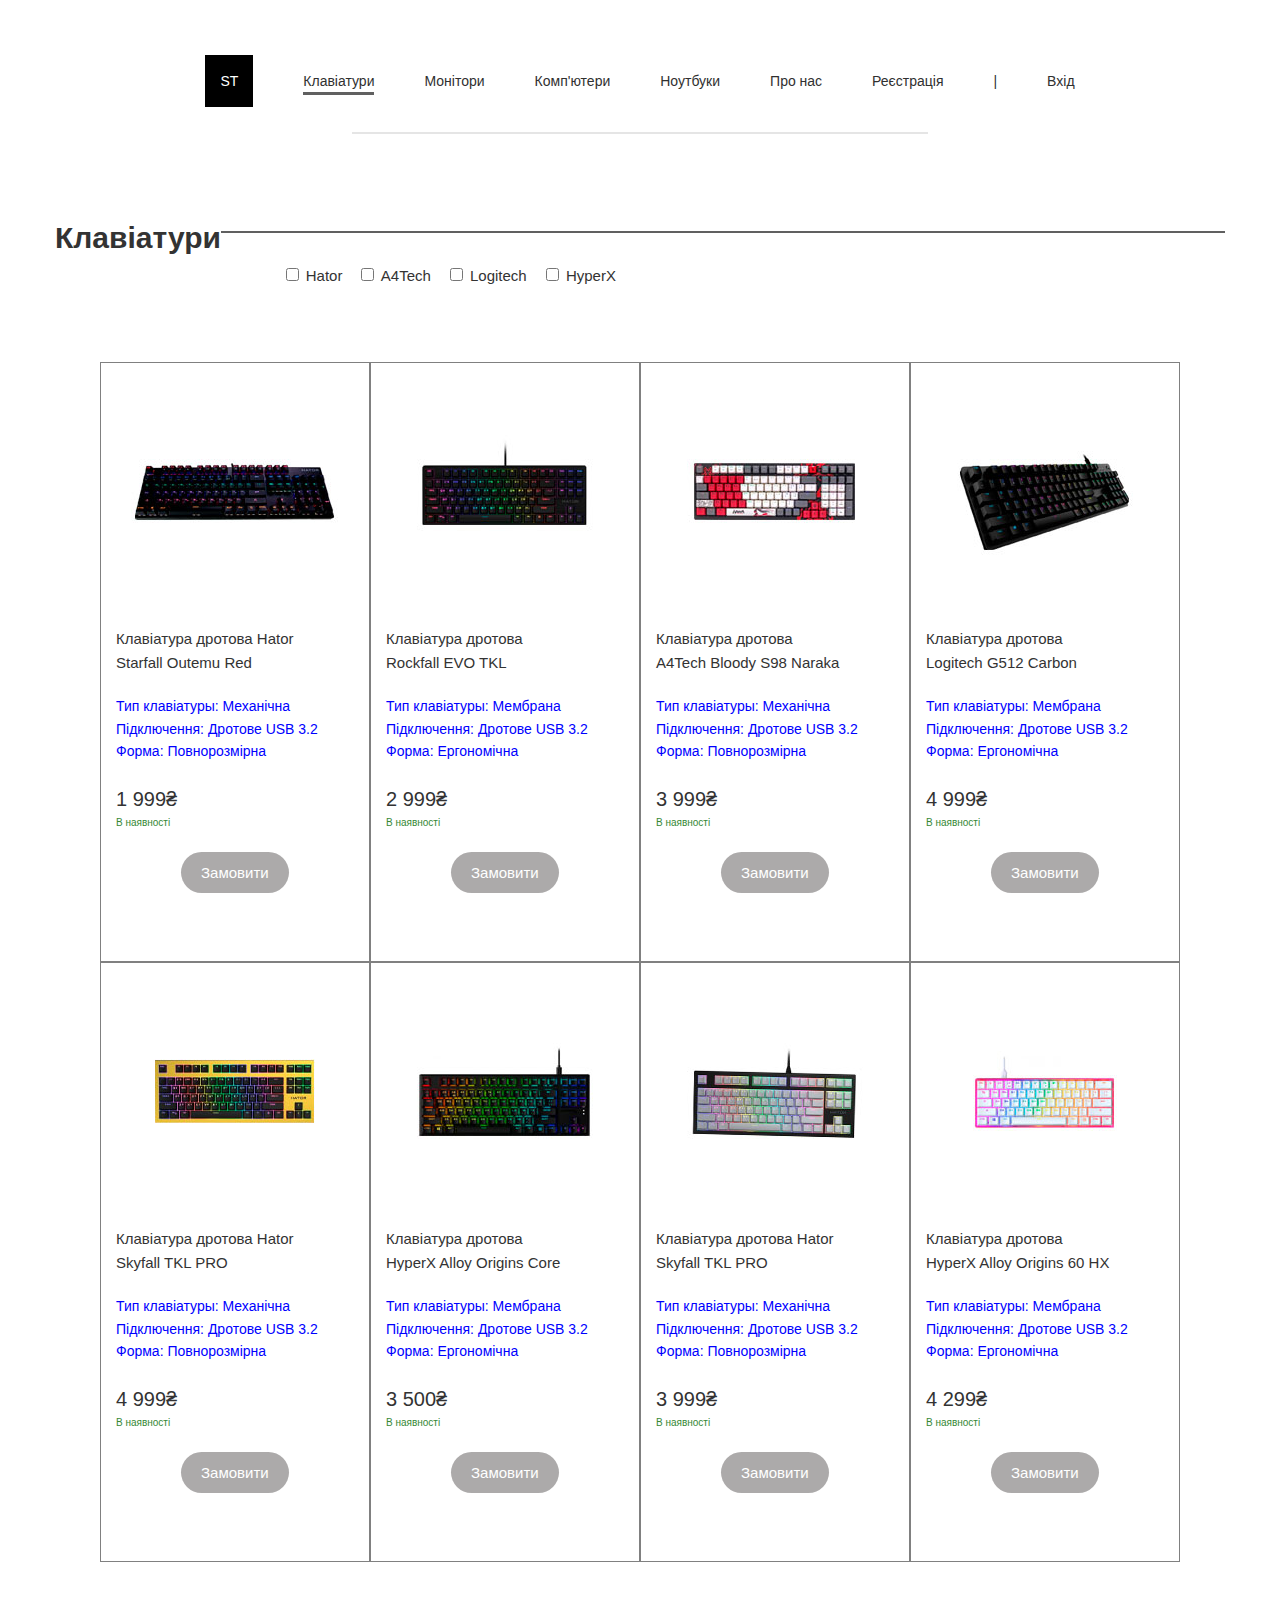
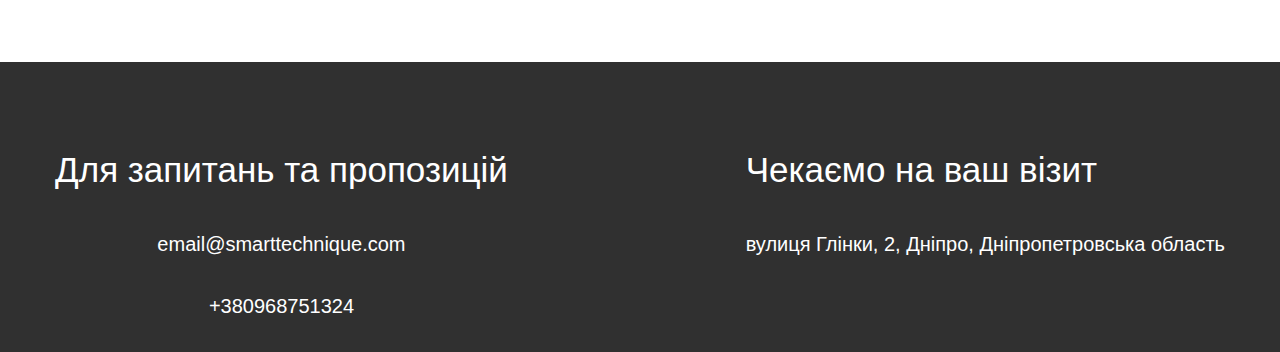
<file: keyboards.html>
<!DOCTYPE html>
<html lang="en">
<head>
    <meta charset="UTF-8">
    <link rel="stylesheet" href="keyboadrds.css">
    <link rel="shortcut icon" type="image/png" href="images/favicon/st.png">
    <meta http-equiv="X-UA-Compatible" content="IE=edge">
    <meta name="viewport" content="width=device-width, initial-scale=1.0">
    <title>Smart Technique</title>
</head>
<body>
    <header class="header">
        <div class="container">
            <div class="header__inner">
                <a id="logo" class="header__logo" href="index.html">ST</a>
                <nav class="nav">
                    <a class="nav__link active" href="">Клавіатури</a>
                    <a class="nav__link" href="monitors.html">Монітори</a>
                    <a class="nav__link" href="pc.html">Комп'ютери</a>
                    <a class="nav__link" href="laptop.html">Ноутбуки</a>
                    <a class="nav__link" href="about.html">Про нас</a>
                    <a class="nav__link" href="reg.html">Реєстрація</a>
                    <div style="margin-left: 50px;">|</div>
                    <a class="nav__link" href="enter.html">Вхід</a>
                </nav>
            </div>
        </div>
     </header>
     <section class="title">
        <div class="container">
            <div class="title__content">
                <div class="title__text"><h1>Клавіатури</h1></div>
                <div class="title__line"></div>
            </div>
        </div>
     </section>
     <section class="product">
        <div class="container">
            <div id="keyboardContainer" class="product__inner">
                <div class="product__item">
                    <img class="product__photo" src="images/keyboards/1.jpg" alt="keyboards">
                    <img class="photo__hover" src="images/keyboards/1.1.jpg" alt="keyboards"> 
                    <div class="product__title">Клавіатура дротова Hator Starfall Outemu Red</div>
                    <div class="product__features">
                        Тип клавіатуры: Механічна
                        Підключення: Дротове USB 3.2
                        <div>Форма: Повнорозмірна</div>
                    </div>  
                    <div class="product__price">1 999₴</div>                    
                    <div class="product__subtitle">В наявності</div>
                    <a class="product__btn" href="order.html">Замовити</a> 
                </div>
                <div class="product__item">
                    <img class="product__photo" src="images/keyboards/2.jpg" alt="keyboards">
                    <img class="photo__hover" src="images/keyboards/2.2.jpg" alt="keyboards"> 
                    <div class="product__title">Клавіатура дротова Rockfall EVO TKL</div>
                    <div class="product__features">
                        Тип клавіатуры: Мембрана
                        Підключення: Дротове USB 3.2
                        <div>Форма: Ергономічна</div>
                    </div>  
                    <div class="product__price">2 999₴</div>                    
                    <div class="product__subtitle">В наявності</div>
                    <a class="product__btn" href="order.html">Замовити</a>            
                </div>
                <div class="product__item">
                    <img class="product__photo" src="images/keyboards/3.jpg" alt="keyboards">
                    <img class="photo__hover" src="images/keyboards/3.3.jpg" alt="keyboards">
                    <div class="product__title">Клавіатура дротова A4Tech Bloody S98 Naraka</div>
                    <div class="product__features">
                        Тип клавіатуры: Механічна
                        Підключення: Дротове USB 3.2
                        <div>Форма: Повнорозмірна</div>
                    </div>  
                    <div class="product__price">3 999₴</div>                    
                    <div class="product__subtitle">В наявності</div>
                    <a class="product__btn" href="order.html">Замовити</a>                    
                </div>
                <div class="product__item">
                    <img class="product__photo" src="images/keyboards/4.jpg" alt="keyboards">
                    <img class="photo__hover" src="images/keyboards/4.4.jpg" alt="keyboards">
                    <div class="product__title">Клавіатура дротова Logitech G512 Carbon</div>
                    <div class="product__features">
                        Тип клавіатуры: Мембрана
                        Підключення: Дротове USB 3.2
                        <div>Форма: Ергономічна</div>
                    </div>    
                    <div class="product__price">4 999₴</div>                    
                    <div class="product__subtitle">В наявності</div>
                    <a class="product__btn" href="order.html">Замовити</a>                     
                </div>
                <div class="product__item">
                    <img class="product__photo" src="images/keyboards/5.jpg" alt="keyboards">
                    <img class="photo__hover" src="images/keyboards/5.5.jpg" alt="keyboards"> 
                    <div class="product__title">Клавіатура дротова Hator Skyfall TKL PRO</div>
                    <div class="product__features">
                        Тип клавіатуры: Механічна
                        Підключення: Дротове USB 3.2
                        <div>Форма: Повнорозмірна</div>
                    </div>    
                    <div class="product__price">4 999₴</div>                    
                    <div class="product__subtitle">В наявності</div>
                    <a class="product__btn" href="order.html">Замовити</a>                 
                </div>
                <div class="product__item">
                    <img class="product__photo" src="images/keyboards/6.jpg" alt="keyboards">
                    <img class="photo__hover" src="images/keyboards/6.6.jpg" alt="keyboards"> 
                    <div class="product__title">Клавіатура дротова HyperX Alloy Origins Core</div>
                    <div class="product__features">
                        Тип клавіатуры: Мембрана
                        Підключення: Дротове USB 3.2
                        <div>Форма: Ергономічна</div>
                    </div>    
                    <div class="product__price">3 500₴</div>                    
                    <div class="product__subtitle">В наявності</div>
                    <a class="product__btn" href="order.html">Замовити</a>                   
                </div>
                <div class="product__item">
                    <img class="product__photo" src="images/keyboards/7.jpg" alt="keyboards">
                    <img class="photo__hover" src="images/keyboards/7.7.jpg" alt="keyboards">
                    <div class="product__title">Клавіатура дротова Hator Skyfall TKL PRO</div>
                    <div class="product__features">
                        Тип клавіатуры: Механічна
                        Підключення: Дротове USB 3.2
                        <div>Форма: Повнорозмірна</div>
                    </div>    
                    <div class="product__price">3 999₴</div>                    
                    <div class="product__subtitle">В наявності</div>
                    <a class="product__btn" href="order.html">Замовити</a>               
                </div>
                <div class="product__item">
                    <img class="product__photo" src="images/keyboards/8.jpg" alt="keyboards">
                    <img class="photo__hover" src="images/keyboards/8.8.jpg" alt="keyboards">
                    <div class="product__title">Клавіатура дротова HyperX Alloy Origins 60 HX</div>
                    <div class="product__features">
                        Тип клавіатуры: Мембрана
                        Підключення: Дротове USB 3.2
                        <div>Форма: Ергономічна</div>
                    </div>    
                    <div class="product__price">4 299₴</div>                    
                    <div class="product__subtitle">В наявності</div>
                    <a class="product__btn" href="order.html">Замовити</a>                 
                </div>
            </div>
        </div>
        <div class="choise">
            <label>
                <input type="checkbox" name="brandCheckbox" value="Hator" onchange="handleCheckboxChange()"> Hator
            </label>
            <label>
                <input type="checkbox" name="brandCheckbox" value="A4Tech" onchange="handleCheckboxChange()"> A4Tech
            </label>
            <label>
                <input type="checkbox" name="brandCheckbox" value="Logitech" onchange="handleCheckboxChange()"> Logitech
            </label>
            <label>
                <input type="checkbox" name="brandCheckbox" value="HyperX" onchange="handleCheckboxChange()"> HyperX
            </label>
        </div>
     </section>
     <footer class="footer">
        <div class="container">
            <div class="footer__inner">
                <div class="footer__contenr">
                    <div class="footer__title">Для запитань та пропозицій</div>
                    <div class="footer__info">email@smarttechnique.com</div>
                    <div class="footer__info">+380968751324</div>
                </div>
                <div class="footer__contenr">
                    <div class="footer__title">Чекаємо на ваш візит</div>
                    <div class="footer__info">вулиця Глінки, 2, Дніпро, Дніпропетровська область</div>
                </div>
            </div>
        </div>
    </footer>
    <script src="keyboard.js"></script>
</body>
</html>
</file>
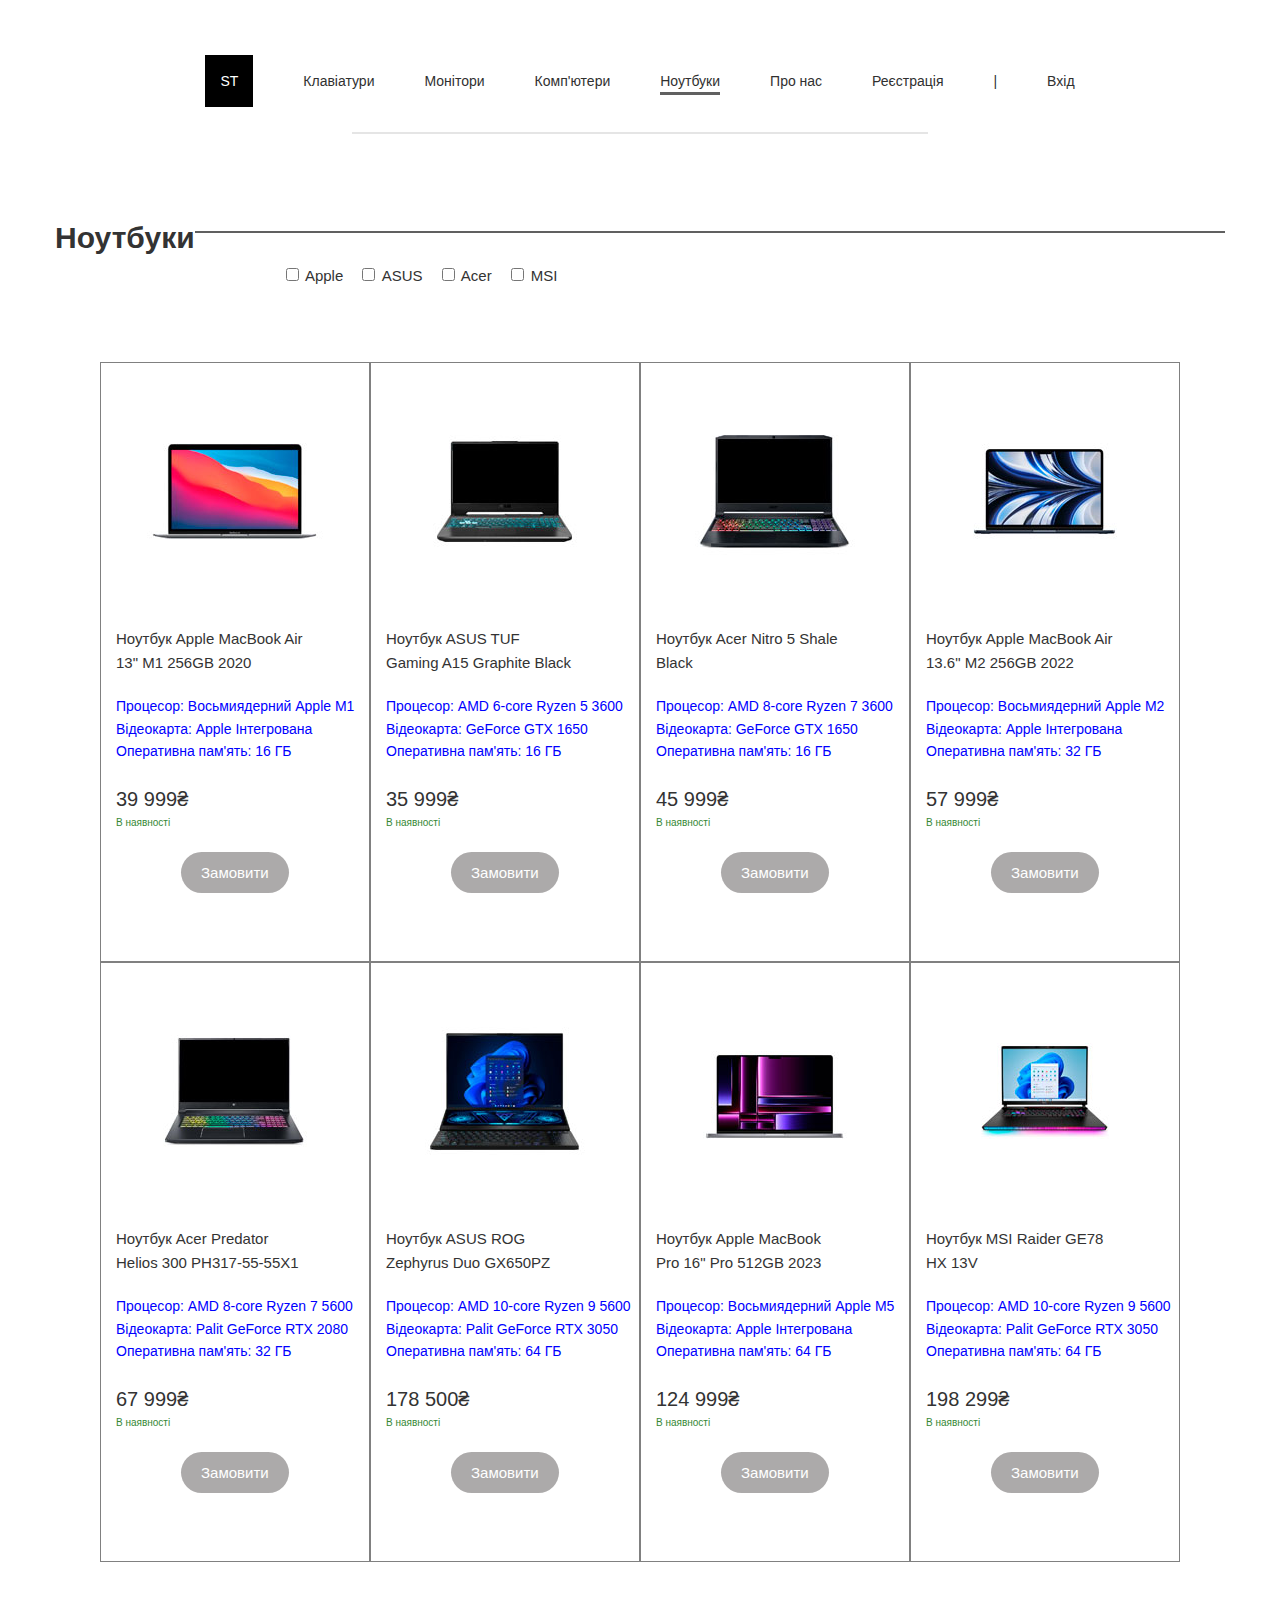
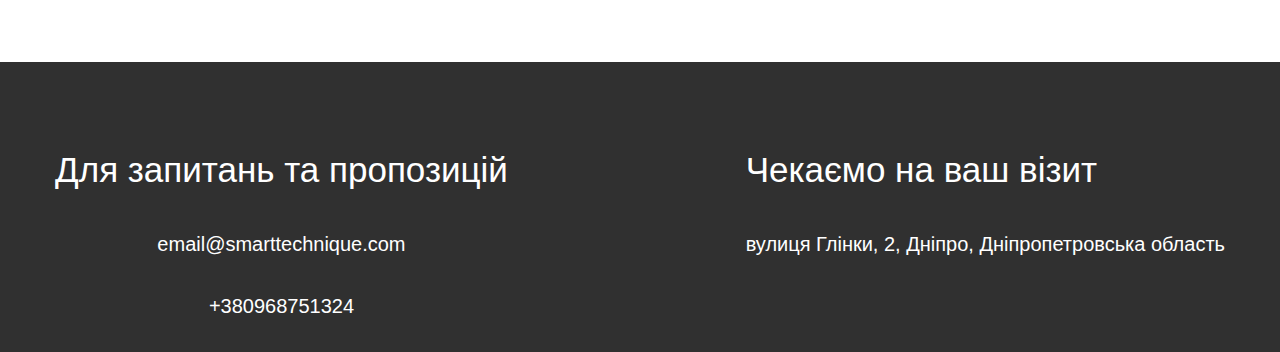
<file: laptop.html>
<!DOCTYPE html>
<html lang="en">
<head>
    <meta charset="UTF-8">
    <link rel="stylesheet" href="keyboadrds.css">
    <link rel="shortcut icon" type="image/png" href="images/favicon/st.png">
    <meta http-equiv="X-UA-Compatible" content="IE=edge">
    <meta name="viewport" content="width=device-width, initial-scale=1.0">
    <title>Smart Technique</title>
</head>
<body>
    <header class="header">
        <div class="container">
            <div class="header__inner">
                <a class="header__logo" href="index.html">ST</a>
                <nav class="nav">
                    <a class="nav__link" href="keyboards.html">Клавіатури</a>
                    <a class="nav__link" href="monitors.html">Монітори</a>
                    <a class="nav__link" href="pc.html">Комп'ютери</a>
                    <a class="nav__link active" href="laptop.html">Ноутбуки</a>
                    <a class="nav__link" href="about.html">Про нас</a>
                    <a class="nav__link" href="reg.html">Реєстрація</a>
                    <div style="margin-left: 50px;">|</div>
                    <a class="nav__link" href="enter.html">Вхід</a>
                </nav>
            </div>
        </div>
     </header>
     <section class="title">
        <div class="container">
            <div class="title__content">
                <div class="title__text"><h1>Ноутбуки</h1></div>
                <div class="title__line"></div>
            </div>
        </div>
     </section>
     <section class="product">
        <div class="container">
            <div id="laptopContainer" class="product__inner">
                <div class="product__item">
                    <img class="product__photo" src="images/laptops/1.jpg" alt="laptop">
                    <img class="photo__hover" src="images/laptops/1.1.jpg" alt="laptop"> 
                    <div class="product__title">Ноутбук Apple MacBook Air 13" M1 256GB 2020</div>
                    <div class="product__features">
                        Процесор: Восьмиядерний Apple M1
                        Відеокарта:  Apple Інтегрована
                        <div>Оперативна пам'ять: 16 ГБ</div>
                    </div>
                    <div class="product__price">39 999₴</div>                    
                    <div class="product__subtitle">В наявності</div>
                    <a class="product__btn" href="order.html">Замовити</a>              
                </div>
                <div class="product__item">
                    <img class="product__photo" src="images/laptops/2.jpg" alt="laptop">
                    <img class="photo__hover" src="images/laptops/2.2.jpg" alt="laptop"> 
                    <div class="product__title">Ноутбук ASUS TUF Gaming A15 Graphite Black</div>
                    <div class="product__features">
                        Процесор: AMD 6-core Ryzen 5 3600 
                        Відеокарта: GeForce GTX 1650
                        <div>Оперативна пам'ять: 16 ГБ</div>
                    </div>
                    <div class="product__price">35 999₴</div>                    
                    <div class="product__subtitle">В наявності</div>
                    <a class="product__btn" href="order.html">Замовити</a>                  
                </div>
                <div class="product__item">
                    <img class="product__photo" src="images/laptops/3.jpg" alt="laptop">
                    <img class="photo__hover" src="images/laptops/3.3.jpg" alt="laptop">
                    <div class="product__title">Ноутбук Acer Nitro 5  Shale Black</div>
                    <div class="product__features">
                        Процесор: AMD 8-core Ryzen 7 3600 
                        Відеокарта: GeForce GTX 1650
                        <div>Оперативна пам'ять: 16 ГБ</div>
                    </div>
                    <div class="product__price">45 999₴</div>                    
                    <div class="product__subtitle">В наявності</div>
                    <a class="product__btn" href="order.html">Замовити</a>                  
                </div>
                <div class="product__item">
                    <img class="product__photo" src="images/laptops/4.jpg" alt="laptop">
                    <img class="photo__hover" src="images/laptops/4,4.jpg" alt="laptop">
                    <div class="product__title">Ноутбук Apple MacBook Air 13.6" M2 256GB 2022</div>
                    <div class="product__features">
                        Процесор: Восьмиядерний Apple M2
                        Відеокарта:  Apple Інтегрована
                        <div>Оперативна пам'ять: 32 ГБ</div>
                    </div>
                    <div class="product__price">57 999₴</div>                    
                    <div class="product__subtitle">В наявності</div>
                    <a class="product__btn" href="order.html">Замовити</a>                  
                </div>
                <div class="product__item">
                    <img class="product__photo" src="images/laptops/5.jpg" alt="laptop">
                    <img class="photo__hover" src="images/laptops/5.5.jpg" alt="laptop"> 
                    <div class="product__title">Ноутбук Acer Predator Helios 300 PH317-55-55X1</div>
                    <div class="product__features">
                        Процесор: AMD 8-core Ryzen 7 5600 
                        Відеокарта:  Palit GeForce RTX 2080
                        <div>Оперативна пам'ять: 32 ГБ</div>
                    </div>
                    <div class="product__price">67 999₴</div>                    
                    <div class="product__subtitle">В наявності</div>
                    <a class="product__btn" href="order.html">Замовити</a>                  
                </div>
                <div class="product__item">
                    <img class="product__photo" src="images/laptops/6.jpg" alt="laptop">
                    <img class="photo__hover" src="images/laptops/6.6.jpg" alt="laptop"> 
                    <div class="product__title">Ноутбук ASUS ROG Zephyrus Duo GX650PZ</div>
                    <div class="product__features">
                        Процесор: AMD 10-core Ryzen 9 5600
                        Відеокарта:  Palit GeForce RTX 3050
                        <div>Оперативна пам'ять: 64 ГБ</div>
                    </div>
                    <div class="product__price">178 500₴</div>                    
                    <div class="product__subtitle">В наявності</div>
                    <a class="product__btn" href="order.html">Замовити</a>             
                </div>
                <div class="product__item">
                    <img class="product__photo" src="images/laptops/7.jpg" alt="laptop">
                    <img class="photo__hover" src="images/laptops/7.7.jpg" alt="laptop">
                    <div class="product__title">Ноутбук Apple MacBook Pro 16" Pro 512GB 2023</div>
                    <div class="product__features">
                        Процесор: Восьмиядерний Apple M5
                        Відеокарта:  Apple Інтегрована
                        <div>Оперативна пам'ять: 64 ГБ</div>
                    </div>
                    <div class="product__price">124 999₴</div>                    
                    <div class="product__subtitle">В наявності</div>
                    <a class="product__btn" href="order.html">Замовити</a>                 
                </div>
                <div class="product__item">
                    <img class="product__photo" src="images/laptops/8.jpg" alt="laptop">
                    <img class="photo__hover" src="images/laptops/8.8.jpg" alt="laptop">
                    <div class="product__title">Ноутбук MSI Raider GE78 HX 13V</div>
                    <div class="product__features">
                        Процесор: AMD 10-core Ryzen 9 5600
                        Відеокарта:  Palit GeForce RTX 3050
                        <div>Оперативна пам'ять: 64 ГБ</div>
                    </div>
                    <div class="product__price">198 299₴</div>                    
                    <div class="product__subtitle">В наявності</div>
                    <a class="product__btn" href="order.html">Замовити</a>                 
                </div>
            </div>
        </div>
        <div class="choise">
            <label>
                <input type="checkbox" name="brandCheckbox" value="Apple" onchange="handleCheckboxChange()"> Apple
            </label>
            <label>
                <input type="checkbox" name="brandCheckbox" value="ASUS" onchange="handleCheckboxChange()"> ASUS
            </label>
            <label>
                <input type="checkbox" name="brandCheckbox" value="Acer" onchange="handleCheckboxChange()"> Acer
            </label>
            <label>
                <input type="checkbox" name="brandCheckbox" value="MSI" onchange="handleCheckboxChange()"> MSI
            </label>
        </div>
     </section>
     <footer class="footer">
        <div class="container">
            <div class="footer__inner">
                <div class="footer__contenr">
                    <div class="footer__title">Для запитань та пропозицій</div>
                    <div class="footer__info">email@smarttechnique.com</div>
                    <div class="footer__info">+380968751324</div>
                </div>
                <div class="footer__contenr">
                    <div class="footer__title">Чекаємо на ваш візит</div>
                    <div class="footer__info">вулиця Глінки, 2, Дніпро, Дніпропетровська область</div>
                </div>
            </div>
        </div>
    </footer>
    <script src="laptop.js"></script>
</body>
</html>
</file>
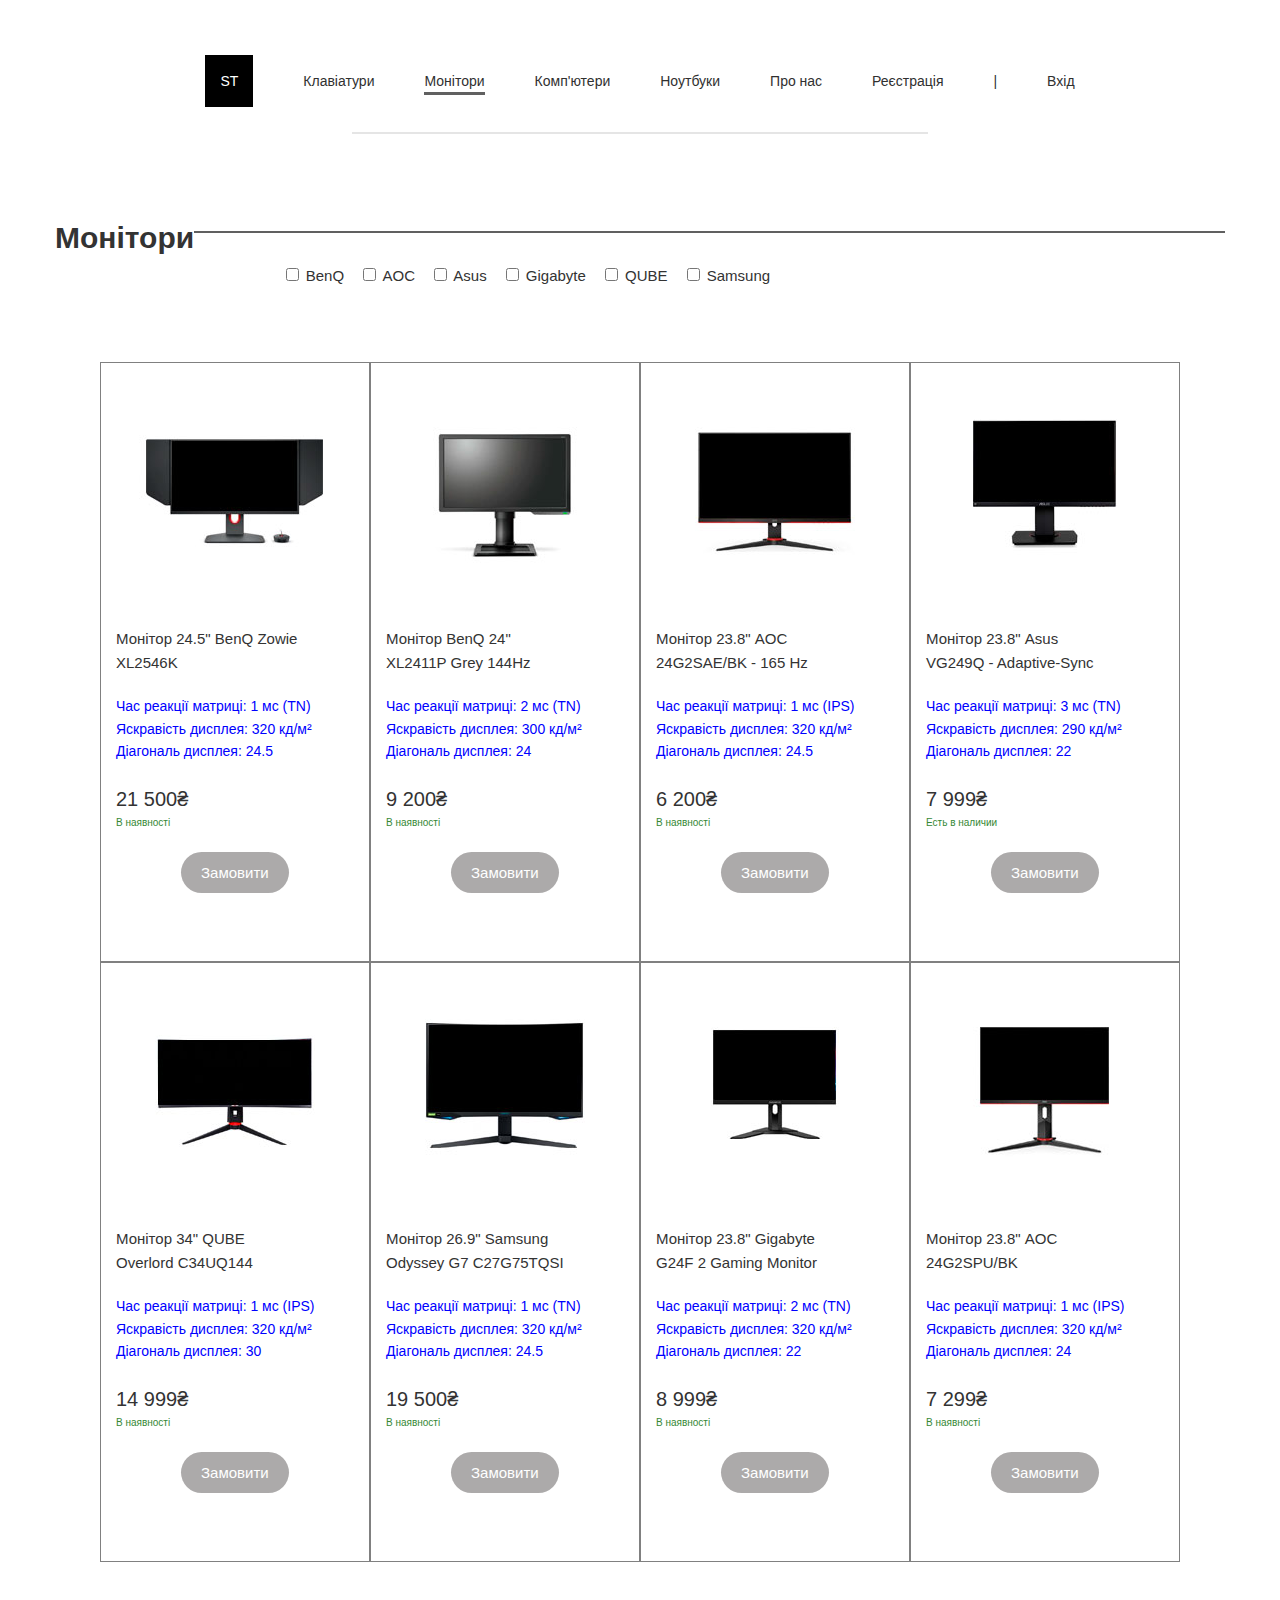
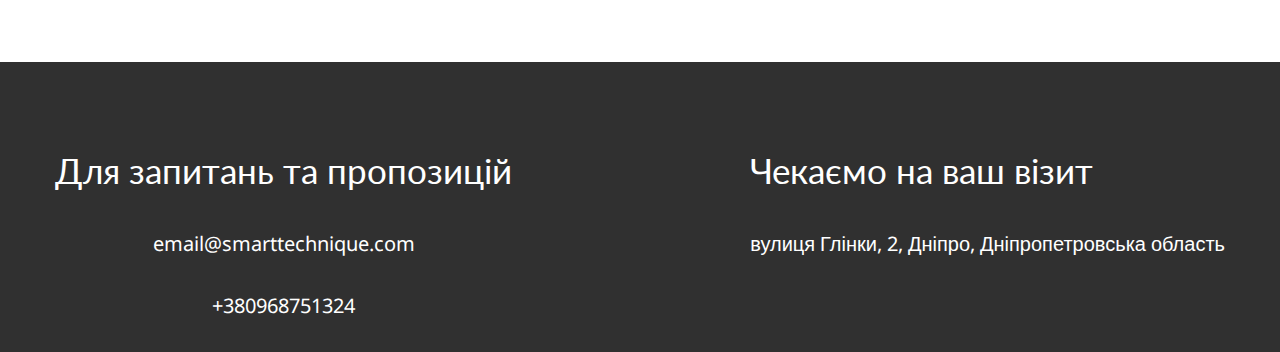
<file: monitors.html>
<!DOCTYPE html>
<html lang="en">
<head>
    <meta charset="UTF-8">
    <link rel="stylesheet" href="keyboadrds.css">
    <link href="https://fonts.googleapis.com/css2?family=Lato&family=Noto+Sans+Georgian:wght@300&display=swap" 
        rel="stylesheet">
    <link rel="shortcut icon" type="image/png" href="images/favicon/st.png">
    <meta http-equiv="X-UA-Compatible" content="IE=edge">
    <meta name="viewport" content="width=device-width, initial-scale=1.0">
    <title>Smart Technique</title>
</head>
<body>
    <header class="header">
        <div class="container">
            <div class="header__inner">
                <a class="header__logo" href="index.html">ST</a>
                <nav class="nav">
                    <a class="nav__link" href="keyboards.html">Клавіатури</a>
                    <a class="nav__link active" href="monitors.html">Монітори</a>
                    <a class="nav__link" href="pc.html">Комп'ютери</a>
                    <a class="nav__link" href="laptop.html">Ноутбуки</a>
                    <a class="nav__link" href="about.html">Про нас</a>
                    <a class="nav__link" href="reg.html">Реєстрація</a>
                    <div style="margin-left: 50px;">|</div>
                    <a class="nav__link" href="enter.html">Вхід</a>
                </nav>
            </div>
        </div>
     </header>
     <section class="title">
        <div class="container">
            <div class="title__content">
                <div class="title__text"><h1>Монітори</h1></div>
                <div class="title__line"></div>
            </div>
        </div>
     </section>
     <section class="product">
        <div class="container">
            <div id="monitorContainer" class="product__inner">
                <div class="product__item">
                    <img class="product__photo" src="images/monitors/1.jpg" alt="monitors">
                    <img class="photo__hover" src="images/monitors/1.1.jpg" alt="monitors"> 
                    <div class="product__title">Монітор 24.5" BenQ Zowie XL2546K</div>
                    <div class="product__features">
                        Час реакції матриці: 1 мс (TN)
                        Яскравість дисплея: 320 кд/м²
                        <div>Діагональ дисплея: 24.5</div>
                    </div>
                    <div class="product__price">21 500₴</div>                    
                    <div class="product__subtitle">В наявності</div>
                    <a class="product__btn" href="order.html">Замовити</a>               
                </div>
                <div class="product__item">
                    <img class="product__photo" src="images/monitors/2.jpg" alt="monitors">
                    <img class="photo__hover" src="images/monitors/2.2.jpg" alt="monitors"> 
                    <div class="product__title">Монітор BenQ 24" XL2411P Grey 144Hz</div>
                    <div class="product__features">
                        Час реакції матриці: 2 мс (TN)
                        Яскравість дисплея: 300 кд/м²
                        <div>Діагональ дисплея: 24</div>
                    </div>
                    <div class="product__price">9 200₴</div>                    
                    <div class="product__subtitle">В наявності</div>
                    <a class="product__btn" href="order.html">Замовити</a>
                </div>
                <div class="product__item">
                    <img class="product__photo" src="images/monitors/3.jpg" alt="monitors">
                    <img class="photo__hover" src="images/monitors/3.3.jpg" alt="monitors">
                    <div class="product__title">Монітор 23.8" AOC 24G2SAE/BK - 165 Hz </div>
                    <div class="product__features">
                        Час реакції матриці: 1 мс (IPS)
                        Яскравість дисплея: 320 кд/м²
                        <div>Діагональ дисплея: 24.5</div>
                    </div>
                    <div class="product__price">6 200₴</div>                    
                    <div class="product__subtitle">В наявності</div>
                    <a class="product__btn" href="order.html">Замовити</a>
                </div>
                <div class="product__item">
                    <img class="product__photo" src="images/monitors/4.jpg" alt="monitors">
                    <img class="photo__hover" src="images/monitors/4.4.jpg" alt="monitors">
                    <div class="product__title">Монітор 23.8" Asus VG249Q - Adaptive-Sync</div>
                    <div class="product__features">
                        Час реакції матриці: 3 мс (TN)
                        Яскравість дисплея: 290 кд/м²
                        <div>Діагональ дисплея: 22</div>
                    </div>
                    <div class="product__price">7 999₴</div>                    
                    <div class="product__subtitle">Есть в наличии</div>
                    <a class="product__btn" href="order.html">Замовити</a>        
                </div>
                <div class="product__item">
                    <img class="product__photo" src="images/monitors/5.jpg" alt="monitors">
                    <img class="photo__hover" src="images/monitors/5.5.jpg" alt="monitors"> 
                    <div class="product__title">Монітор 34" QUBE Overlord C34UQ144</div>
                    <div class="product__features">
                        Час реакції матриці: 1 мс (IPS)
                        Яскравість дисплея: 320 кд/м²
                        <div>Діагональ дисплея: 30</div>
                    </div>
                    <div class="product__price">14 999₴</div>                    
                    <div class="product__subtitle">В наявності</div>
                    <a class="product__btn" href="order.html">Замовити</a>         
                </div>
                <div class="product__item">
                    <img class="product__photo" src="images/monitors/6.jpg" alt="monitors">
                    <img class="photo__hover" src="images/monitors/6.6.jpg" alt="monitors"> 
                    <div class="product__title">Монітор 26.9" Samsung Odyssey G7 C27G75TQSI </div>
                    <div class="product__features">
                        Час реакції матриці: 1 мс (TN)
                        Яскравість дисплея: 320 кд/м²
                        <div>Діагональ дисплея: 24.5</div>
                    </div>
                    <div class="product__price">19 500₴</div>                    
                    <div class="product__subtitle">В наявності</div>
                    <a class="product__btn" href="order.html">Замовити</a>           
                </div>
                <div class="product__item">
                    <img class="product__photo" src="images/monitors/7.jpg" alt="monitors">
                    <img class="photo__hover" src="images/monitors/7.7.jpg" alt="monitors">
                    <div class="product__title">Монітор 23.8" Gigabyte G24F 2 Gaming Monitor</div>
                    <div class="product__features">
                        Час реакції матриці: 2 мс (TN)
                        Яскравість дисплея: 320 кд/м²
                        <div>Діагональ дисплея: 22</div>
                    </div>
                    <div class="product__price">8 999₴</div>                    
                    <div class="product__subtitle">В наявності</div>
                    <a class="product__btn" href="order.html">Замовити</a>
                </div>
                <div class="product__item">
                    <img class="product__photo" src="images/monitors/8.jpg" alt="monitors">
                    <img class="photo__hover" src="images/monitors/8.8.jpg" alt="monitors">
                    <div class="product__title">Монітор 23.8" AOC 24G2SPU/BK</div>
                    <div class="product__features">
                        Час реакції матриці: 1 мс (IPS)
                        Яскравість дисплея: 320 кд/м²
                        <div>Діагональ дисплея: 24</div>
                    </div>
                    <div class="product__price">7 299₴</div>                    
                    <div class="product__subtitle">В наявності</div>
                    <a class="product__btn" href="order.html">Замовити</a>           
                </div>
            </div>
        </div>
        <div class="choise">
            <label>
                <input type="checkbox" name="brandCheckbox" value="BenQ" onchange="handleCheckboxChange()"> BenQ
            </label>
            <label>
                <input type="checkbox" name="brandCheckbox" value="AOC" onchange="handleCheckboxChange()"> AOC
            </label>
            <label>
                <input type="checkbox" name="brandCheckbox" value="Asus" onchange="handleCheckboxChange()"> Asus
            </label>
            <label>
                <input type="checkbox" name="brandCheckbox" value="Gigabyte" onchange="handleCheckboxChange()"> Gigabyte
            </label>
            <label>
                <input type="checkbox" name="brandCheckbox" value="QUBE" onchange="handleCheckboxChange()"> QUBE
            </label>
            <label>
                <input type="checkbox" name="brandCheckbox" value="Samsung" onchange="handleCheckboxChange()"> Samsung
            </label>
        </div>
     </section>
     <footer class="footer">
        <div class="container">
            <div class="footer__inner">
                <div class="footer__contenr">
                    <div class="footer__title">Для запитань та пропозицій</div>
                    <div class="footer__info">email@smarttechnique.com</div>
                    <div class="footer__info">+380968751324</div>
                </div>
                <div class="footer__contenr">
                    <div class="footer__title">Чекаємо на ваш візит</div>
                    <div class="footer__info">вулиця Глінки, 2, Дніпро, Дніпропетровська область</div>
                </div>
            </div>
        </div>
    </footer>
    <script src="monitor.js"></script>
</body>
</html>
</file>
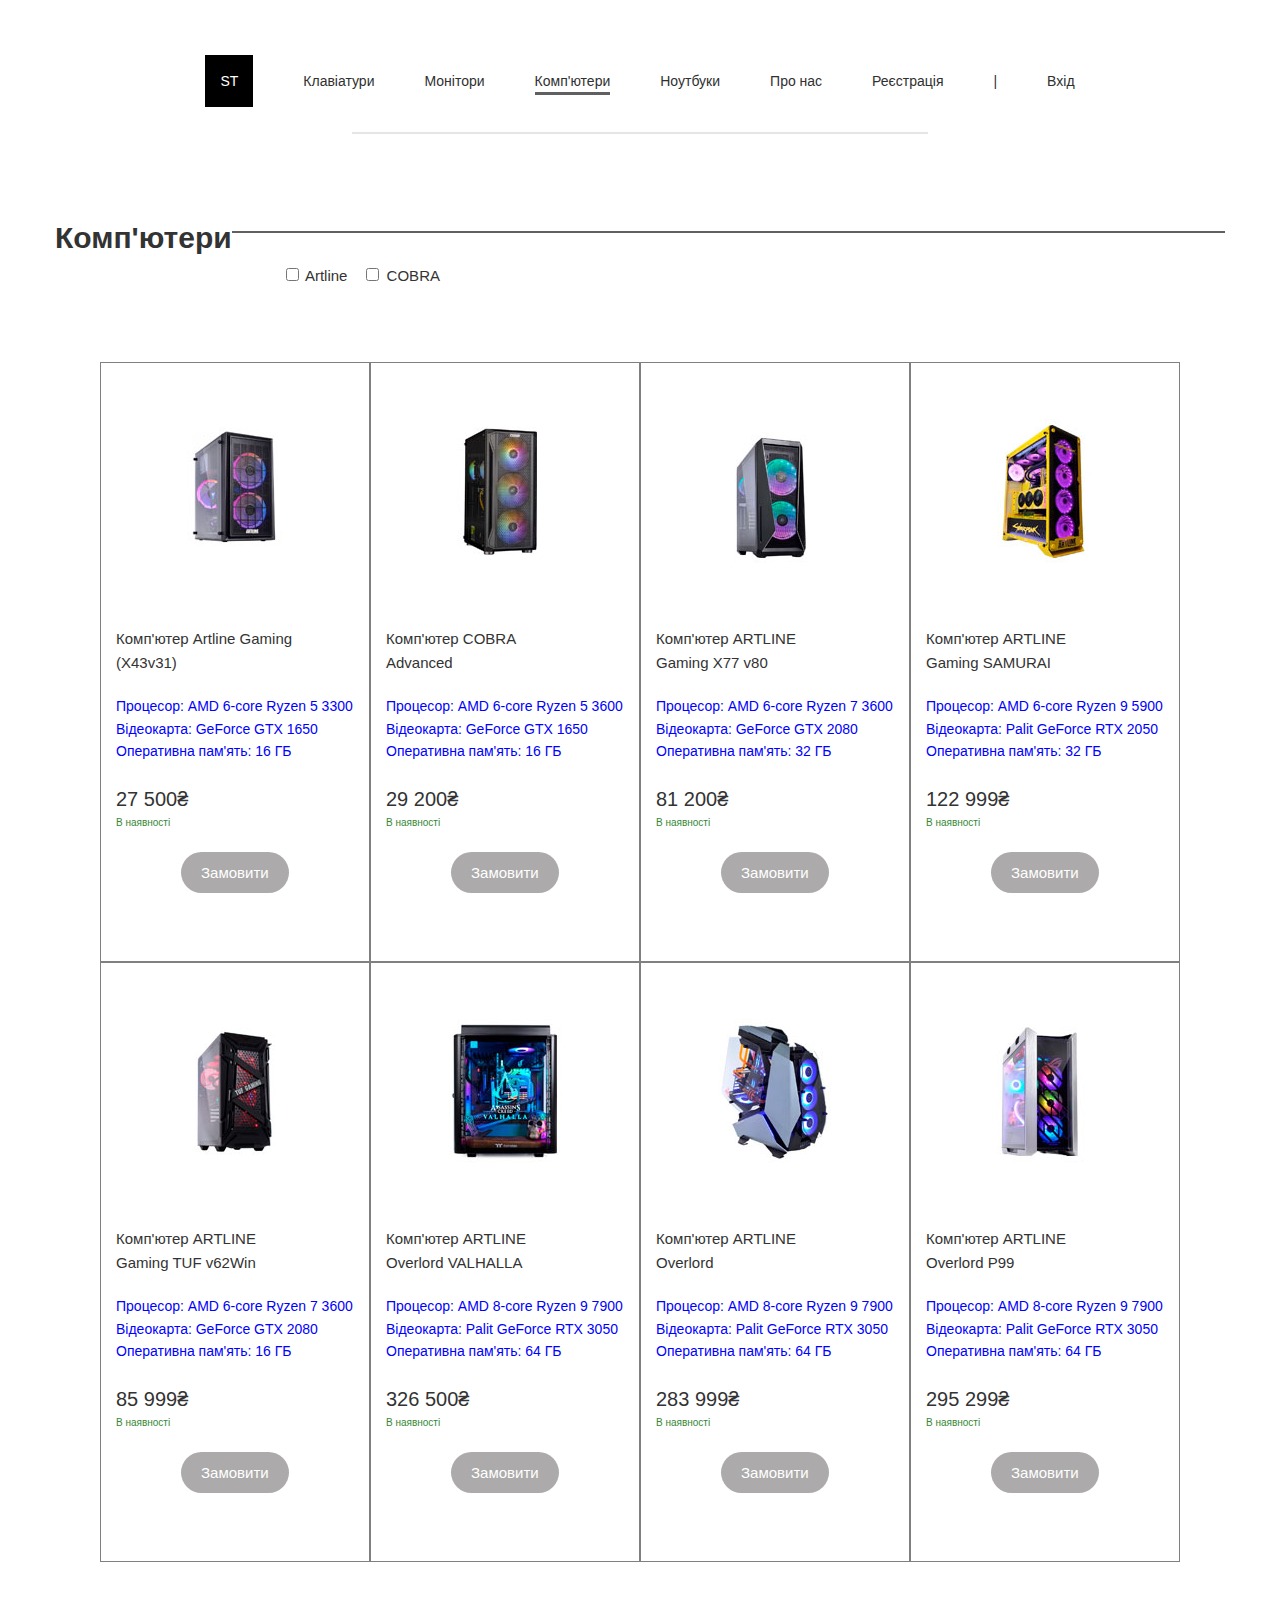
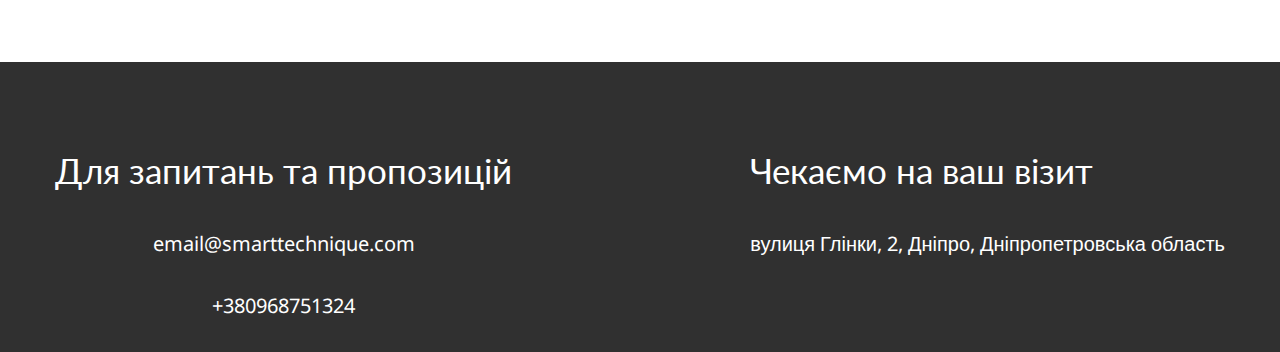
<file: pc.html>
<!DOCTYPE html>
<html lang="en">
<head>
    <meta charset="UTF-8">
    <link rel="stylesheet" href="keyboadrds.css">
    <link href="https://fonts.googleapis.com/css2?family=Lato&family=Noto+Sans+Georgian:wght@300&display=swap" 
        rel="stylesheet">
    <link rel="shortcut icon" type="image/png" href="images/favicon/st.png">
    <meta http-equiv="X-UA-Compatible" content="IE=edge">
    <meta name="viewport" content="width=device-width, initial-scale=1.0">
    <title>Smart Technique</title>
</head>
<body>
    <header class="header">
        <div class="container">
            <div class="header__inner">
                <a class="header__logo" href="index.html">ST</a>
                <nav class="nav">
                    <a class="nav__link" href="keyboards.html">Клавіатури</a>
                    <a class="nav__link" href="monitors.html">Монітори</a>
                    <a class="nav__link active" href="pc.html">Комп'ютери</a>
                    <a class="nav__link" href="laptop.html">Ноутбуки</a>
                    <a class="nav__link" href="about.html">Про нас</a>
                    <a class="nav__link" href="reg.html">Реєстрація</a>
                    <div style="margin-left: 50px;">|</div>
                    <a class="nav__link" href="enter.html">Вхід</a>
                </nav>
            </div>
        </div>
     </header>
     <section class="title">
        <div class="container">
            <div class="title__content">
                <div class="title__text"><h1>Комп'ютери</h1></div>
                <div class="title__line"></div>
            </div>
        </div>
     </section>
     <section class="product">
        <div class="container">
            <div id="computerContainer" class="product__inner">
                <div class="product__item">
                    <img class="product__photo" src="images/pc/1.jpg" alt="pc">
                    <img class="photo__hover" src="images/pc/1.1.jpg" alt="pc"> 
                    <div class="product__title">Комп'ютер Artline Gaming (X43v31)</div>
                    <div class="product__features">
                        Процесор: AMD 6-core Ryzen 5 3300 
                        Відеокарта: GeForce GTX 1650
                        <div>Оперативна пам'ять: 16 ГБ</div>
                    </div>
                    <div class="product__price">27 500₴</div>                    
                    <div class="product__subtitle">В наявності</div>
                    <a class="product__btn" href="order.html">Замовити</a>                    
                </div>
                <div class="product__item">
                    <img class="product__photo" src="images/pc/2.jpg" alt="pc">
                    <img class="photo__hover" src="images/pc/2.2.jpg" alt="pc"> 
                    <div class="product__title">Комп'ютер COBRA Advanced</div>
                    <div class="product__features">
                        Процесор: AMD 6-core Ryzen 5 3600 
                        Відеокарта: GeForce GTX 1650
                        <div>Оперативна пам'ять: 16 ГБ</div>
                    </div>
                    <div class="product__price">29 200₴</div>                    
                    <div class="product__subtitle">В наявності</div>
                    <a class="product__btn" href="order.html">Замовити</a>                     
                </div>
                <div class="product__item">
                    <img class="product__photo" src="images/pc/3.jpg" alt="pc">
                    <img class="photo__hover" src="images/pc/3.3.jpg" alt="pc">
                    <div class="product__title">Комп'ютер ARTLINE Gaming X77 v80</div>
                    <div class="product__features">
                        Процесор: AMD 6-core Ryzen 7 3600 
                        Відеокарта: GeForce GTX 2080
                        <div>Оперативна пам'ять: 32 ГБ</div>
                    </div>
                    <div class="product__price">81 200₴</div>                    
                    <div class="product__subtitle">В наявності</div>
                    <a class="product__btn" href="order.html">Замовити</a>                  
                </div>
                <div class="product__item">
                    <img class="product__photo" src="images/pc/4.jpg" alt="pc">
                    <img class="photo__hover" src="images/pc/4.4.jpg" alt="pc">
                    <div class="product__title">Комп'ютер ARTLINE Gaming SAMURAI</div>
                    <div class="product__features">
                        Процесор: AMD 6-core Ryzen 9 5900 
                        Відеокарта:  Palit GeForce RTX 2050
                        <div>Оперативна пам'ять: 32 ГБ</div>
                    </div>
                    <div class="product__price">122 999₴</div>                    
                    <div class="product__subtitle">В наявності</div>
                    <a class="product__btn" href="order.html">Замовити</a>                   
                </div>
                <div class="product__item">
                    <img class="product__photo" src="images/pc/5.jpg" alt="pc">
                    <img class="photo__hover" src="images/pc/5.5.jpg" alt="pc"> 
                    <div class="product__title">Комп'ютер ARTLINE Gaming TUF v62Win</div>
                    <div class="product__features">
                        Процесор: AMD 6-core Ryzen 7 3600 
                        Відеокарта: GeForce GTX 2080
                        <div>Оперативна пам'ять: 16 ГБ</div>
                    </div>
                    <div class="product__price">85 999₴</div>                    
                    <div class="product__subtitle">В наявності</div>
                    <a class="product__btn" href="order.html">Замовити</a>               
                </div>
                <div class="product__item">
                    <img class="product__photo" src="images/pc/6.jpg" alt="pc">
                    <img class="photo__hover" src="images/pc/6.6.jpg" alt="pc"> 
                    <div class="product__title">Комп'ютер ARTLINE Overlord VALHALLA</div>
                    <div class="product__features">
                        Процесор: AMD 8-core Ryzen 9 7900  
                        Відеокарта:  Palit GeForce RTX 3050
                        <div>Оперативна пам'ять: 64 ГБ</div>
                    </div>
                    <div class="product__price">326 500₴</div>                    
                    <div class="product__subtitle">В наявності</div>
                    <a class="product__btn" href="order.html">Замовити</a>                   
                </div>
                <div class="product__item">
                    <img class="product__photo" src="images/pc/7.jpg" alt="pc">
                    <img class="photo__hover" src="images/pc/7.7.jpg" alt="pc">
                    <div class="product__title">Комп'ютер ARTLINE Overlord</div>
                    <div class="product__features">
                        Процесор: AMD 8-core Ryzen 9 7900 
                        Відеокарта:  Palit GeForce RTX 3050
                        <div>Оперативна пам'ять: 64 ГБ</div>
                    </div>
                    <div class="product__price">283 999₴</div>                    
                    <div class="product__subtitle">В наявності</div>
                    <a class="product__btn" href="order.html">Замовити</a>                
                </div>
                <div class="product__item">
                    <img class="product__photo" src="images/pc/8.jpg" alt="pc">
                    <img class="photo__hover" src="images/pc/8.8.jpg" alt="pc">
                    <div class="product__title">Комп'ютер ARTLINE Overlord P99</div>
                    <div class="product__features">
                        Процесор: AMD 8-core Ryzen 9 7900 
                        Відеокарта:  Palit GeForce RTX 3050
                        <div>Оперативна пам'ять: 64 ГБ</div>
                    </div>
                    <div class="product__price">295 299₴</div>                    
                    <div class="product__subtitle">В наявності</div>
                    <a class="product__btn" href="order.html">Замовити</a>                 
                </div>
            </div>
        </div>
        <div class="choise">
            <label>
                <input type="checkbox" name="brandCheckbox" value="Artline" onchange="handleCheckboxChange()"> Artline
            </label>
            <label>
                <input type="checkbox" name="brandCheckbox" value="COBRA" onchange="handleCheckboxChange()"> COBRA
            </label>
        </div>
     </section>
     <footer class="footer">
        <div class="container">
            <div class="footer__inner">
                <div class="footer__contenr">
                    <div class="footer__title">Для запитань та пропозицій</div>
                    <div class="footer__info">email@smarttechnique.com</div>
                    <div class="footer__info">+380968751324</div>
                </div>
                <div class="footer__contenr">
                    <div class="footer__title">Чекаємо на ваш візит</div>
                    <div class="footer__info">вулиця Глінки, 2, Дніпро, Дніпропетровська область</div>
                </div>
            </div>
        </div>
    </footer>
    <script src="pc.js"></script>
</body>
</html>
</file>
<file: keyboadrds.css>
body{
    margin: 0;
    font-family: 'Montserrat', sans-serif;
    font-size: 15px;
    line-height: 1.6;
    color: #333;
}

*,
*:before,
*:after{
    box-sizing: border-box;
}

h1, h2, h3, h4, h5, h6 {
    margin: 0;
}

hr{
    display: block;
    width: 100%;
    height: 1px;
    margin: 20px 0;

    border: 0;
    background-color: #e5e5e5;

}

/*Container*/

.container{
    width: 100%;
    max-width:  1200px;
    padding: 0 15px;
    margin: 0 auto;
}

/*Header*/

.header {
    padding: 55px 0;
}

.header::after {
    content: "";
    display: block;
    width: 61%;
    height: 2px;
    margin: 25px auto;
    background-color: #e5e5e5;
}

.header__inner {
    display: flex;
    justify-content: space-between;
}

.header__logo {
    font-size: 14px;
    color: #fff;
    background-color: black;
    padding: 15px 15px;
    text-decoration: none;
    z-index: 1;
}

.nav {
    display: flex;
    font-size: 14px;
    margin-top: 15px;
}

.nav__link {
    color: #303030;
    margin-left: 50px;
    text-decoration: none;

    transition: opacity .2s linear;
}

.nav__link:after{
    content: "";
    display: block;
    width: 100%;
    height: 3px;

    background-color: #606060;
    opacity: 0;
    transition: opacity .1s linear;
}
.nav__link:hover{
    color:#303030;
}
.nav__link:hover:after,
.nav__link.active:after {
    opacity: 1;
}

.nav__link.active{
    color: #303030;
}

/*TITLE*/

.title__content {
    display: flex;
}

.title__line {
    content: "";
    display: block;
    width: 100%;
    height: 2px;

    background-color: #606060;

    margin-top: 17px;
}

/*Product*/
.product {
    padding: 100px 0;
}

.product__inner {
    display: flex;
    justify-content: center;
    flex-wrap: wrap;
}

.product__item {
    width: 270px;
    height: 600px;
    border: 1px solid grey;
    transition: transform 0.3s ease;
    background-color: #fff;
}

.product__item:hover {
    transform: scale(1.1);
}

.product__photo {
    width: 207px;
    height: 257px;
    margin-left: 30px;
}

.product__title {
    font-size: 15px;
    width: 70%;
    margin-left: 15px;
    margin-bottom: 20px;
}

.product__features {
    font-size: 14px;
    margin-left: 15px;
    margin-bottom: 20px;
    color: blue;
}

.product__price {
    font-size: 20px;
    margin-left: 15px;
}

.product__subtitle {
    font-size: 10px;
    color: rgb(53, 136, 53);
    margin-left: 15px;
    margin-bottom: 30px;
}

.product__btn {
    border-radius: 50px;
    margin-top: 30px;
    margin-left: 80px;
    cursor: pointer;
    transition: .3s;
    padding: 12px 20px;
    background-color: #acaaaa;
    color: #fff;
    text-decoration: none;
}

.product__btn:hover {
    background-color: rgb(35, 81, 180);
    color: white;
    border: rgb(35, 81, 180);
}

.photo__hover {
    position: absolute;
    top: 0;
    left: 0;
    opacity: 0;
    transition: opacity 0.3s ease;

    margin-left: 30px;
}

.product__item:hover .product__phohto {
    opacity: 0;
}
  
.product__item:hover .photo__hover {
    opacity: 1;
}

/*Footer
  ===================*/

.footer{
    background-color: #303030;
    -webkit-background-size: cover;
    background-size: cover;
}

.footer__inner{
    display: flex;
    justify-content: space-between;
}

.footer__title{
    font-family: 'Lato', sans-serif;
    font-weight: 400;
    font-size: 35px;
    color: #FFFFFF;
    margin-bottom: 30px;
    margin-top: 80px;
}
  
.footer__info{
    font-family: 'Noto Sans Georgian', sans-serif;
    text-align: center;
    font-weight: 400;
    font-size: 20px;
    color: #ffffff;
    margin-bottom: 30px;
    text-decoration: none;
}

.choise {
    padding: 30px 0;
    display: flex;
    justify-content: center;
    position: absolute;
    top: 26%;
    left: 22%;
}

.choise label {
    margin-right: 15px;
}

@media (max-width: 1300px) {

    .header__inner {
        justify-content: center;
    }

    .header::after {
        width: 45%;
    }
}

@media (max-width: 991px) {
    .header::after {
        width: 52%;
    }
}

@media (max-width: 767px) {
    .header__logo {
        z-index: 1;
    }

    .header::after {
        width: 68%;
    }

    .footer__title {
        font-size: 20px;
    }

    .footer__info {
        font-size: 14px;
    }
}
</file>
